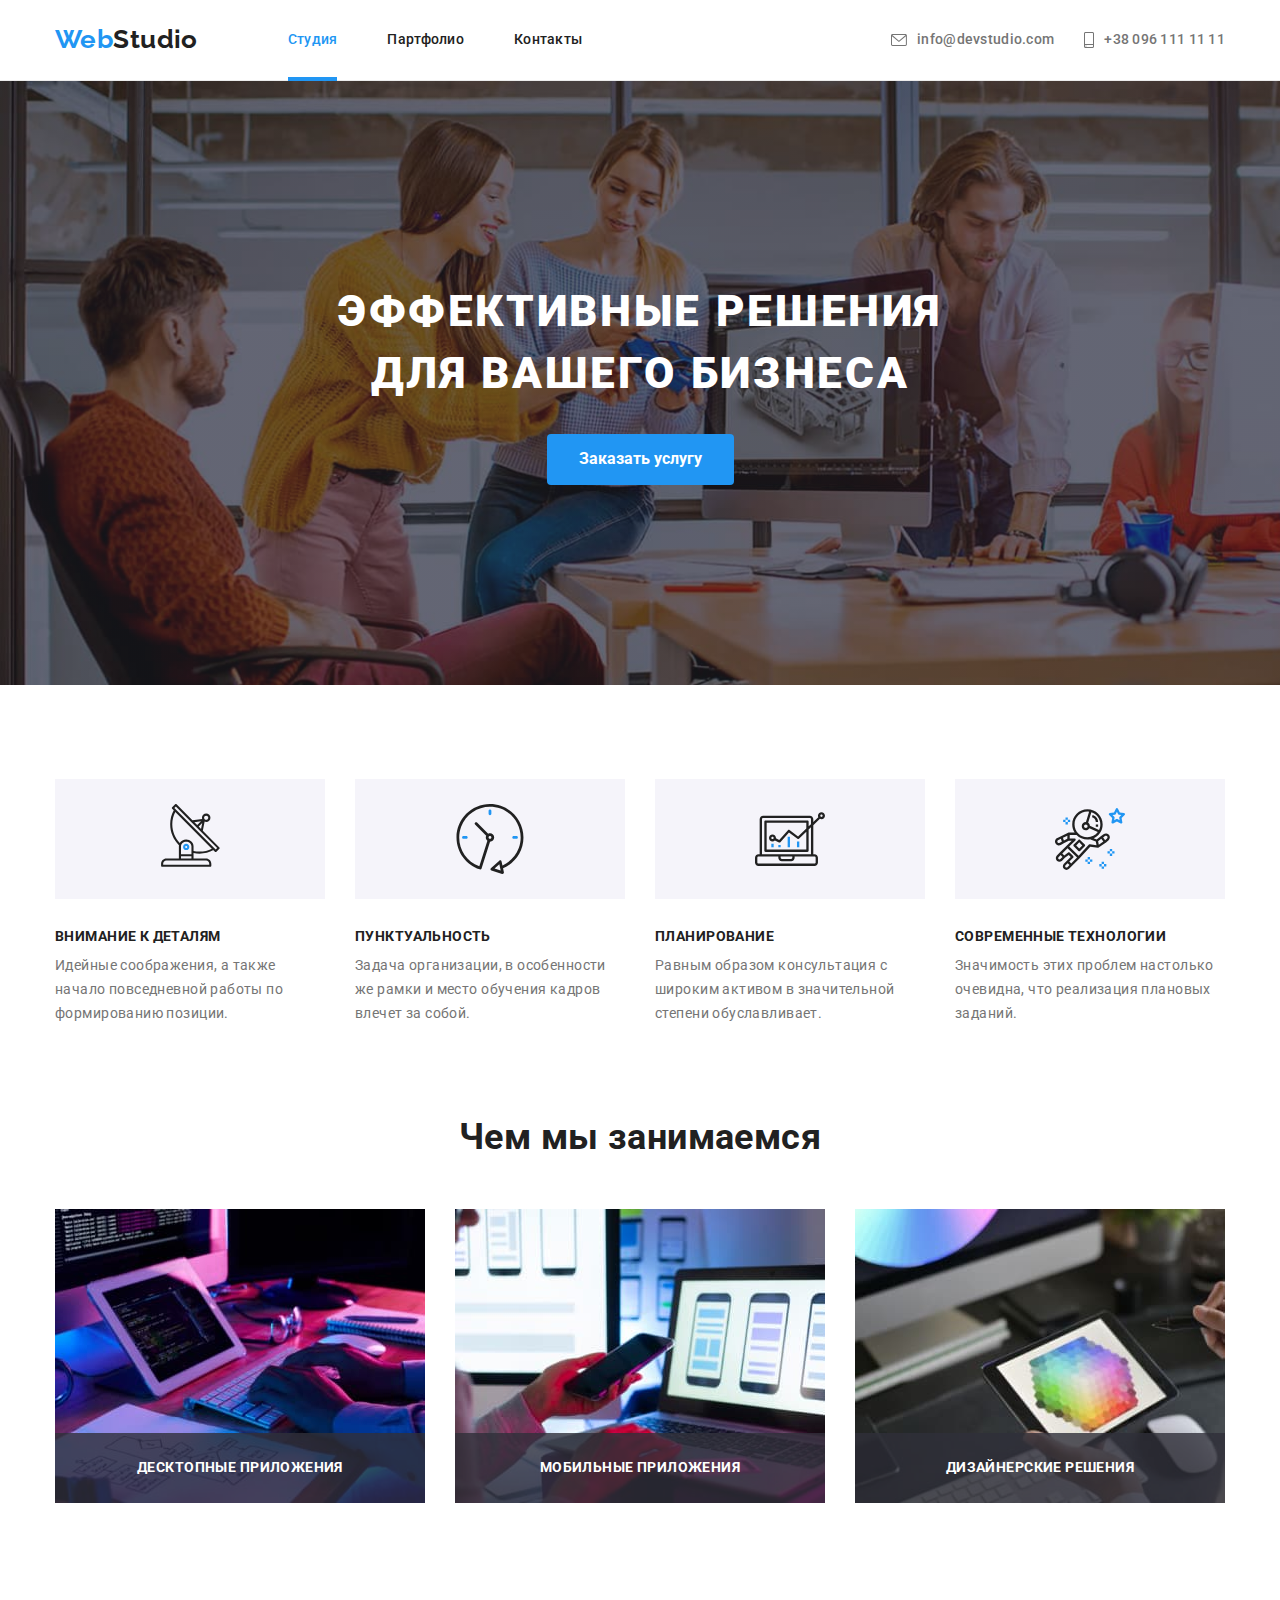
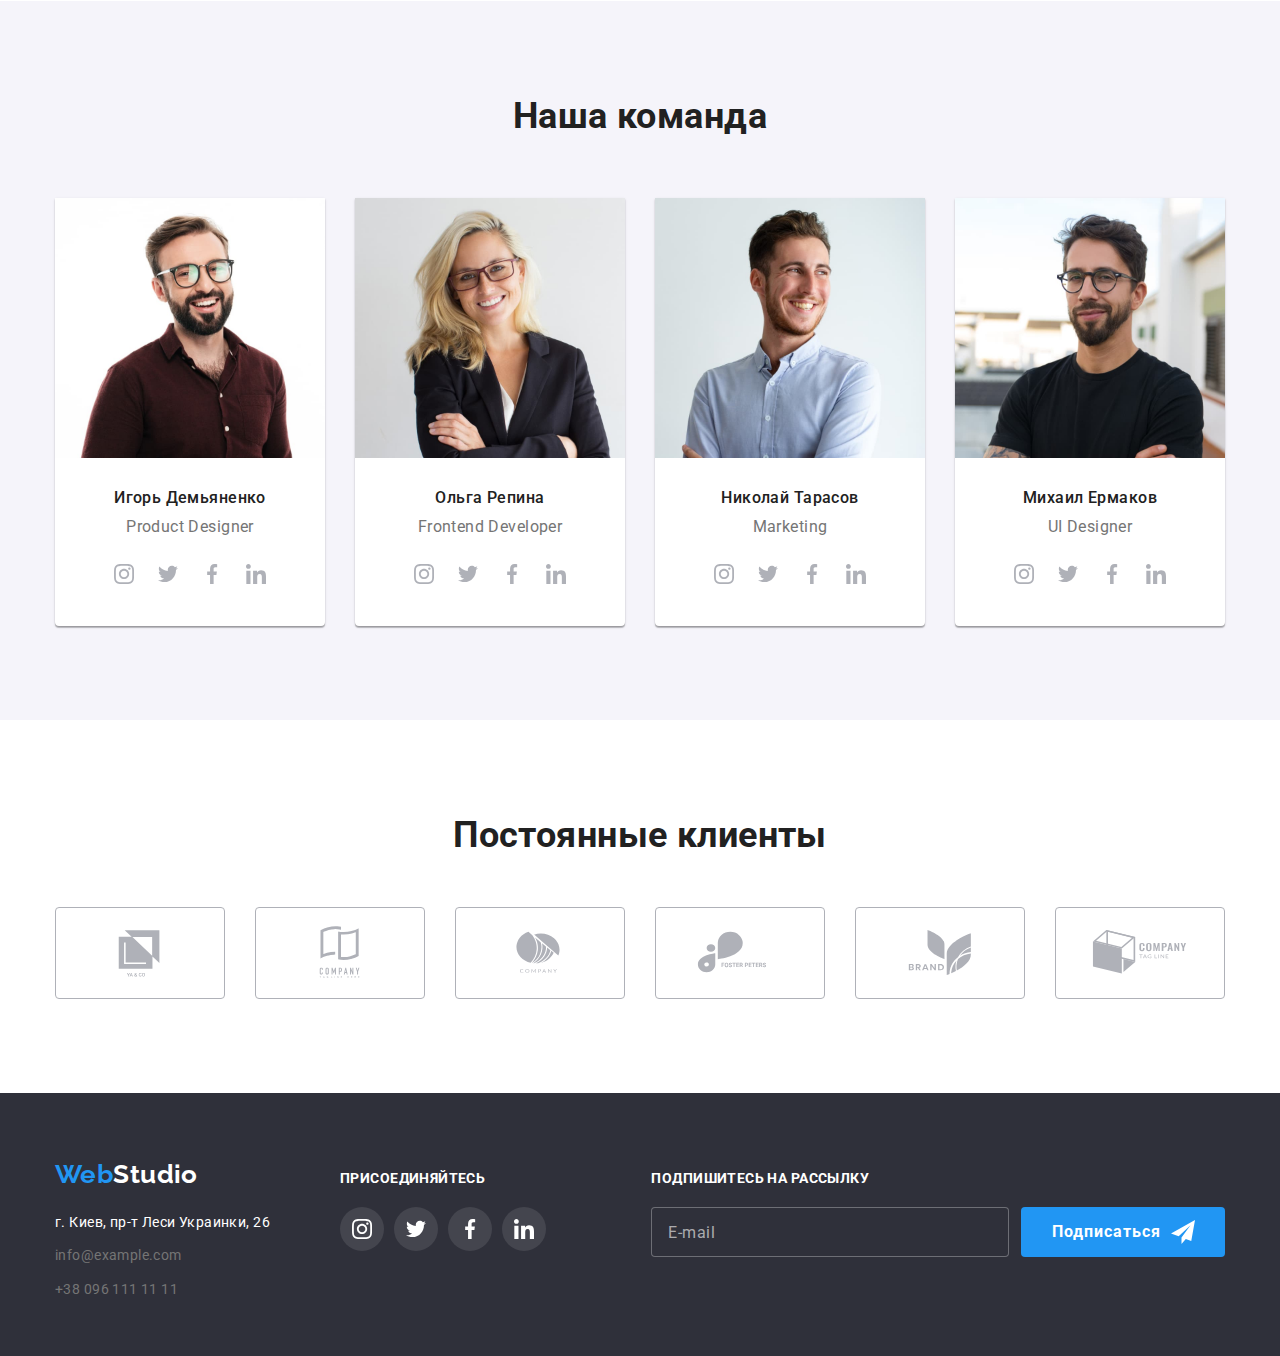
<file: index.html>
<!DOCTYPE html>
<html lang="ru">
  <head>
    <meta charset="UTF-8" />
    <meta http-equiv="X-UA-Compatible" content="IE=edge" />
    <meta name="viewport" content="width=device-width, initial-scale=1.0" />
    <title>studio</title>
    <link
      href="https://fonts.googleapis.com/css2?family=Raleway:wght@700&family=Roboto:wght@400;500;700;900&display=swap"
      rel="stylesheet"
    />
    <link
      rel="stylesheet"
      href="https://cdnjs.cloudflare.com/ajax/libs/modern-normalize/1.1.0/modern-normalize.min.css"
    />
    <link rel="stylesheet" href="./css/main.min.css" />
  </head>
  <body>
    <!--Шапка-->
    <header class="header">
      <div class="header__box container">
        <nav class="header__nav">
          <a href="./index.html" class="logo header__logo" lang="en"
            ><span class="logo__web-color">Web</span>Studio</a
          >
          <ul class="header__list header__list--nav list">
            <li class="header__item header__item--nav">
              <a href="./index.html" class="header__link header__link--nav current">Cтудия</a>
            </li>
            <li class="header__item header__item--nav">
              <a href="./portfolio.html" class="header__link header__link--nav">Партфолио</a>
            </li>
            <li class="header__item header__item--nav">
              <a href="./index.html" class="header__link header__link--nav">Контакты</a>
            </li>
          </ul>
        </nav>
        <ul class="header__list header__list--contact list">
          <li class="header__item header__item--comunication">
            <a
              href="mailto:@devstudio.coms"
              lang="en"
              class="header__link header__link--comunication"
            >
              <svg class="header__icon header__icon--mail">
                <use href="./img/icons.svg#icon-mail"></use>
              </svg>
              info@devstudio.com</a
            >
          </li>
          <li class="header__item header__item--comunication">
            <a href="tel:+380961111111" class="header__link header__link--comunication">
              <svg class="header__icon header__icon--tel">
                <use href="./img/icons.svg#icon-tel"></use>
              </svg>
              +38 096 111 11 11</a
            >
          </li>
        </ul>
      </div>
    </header>
    <!--Main-->
    <main>
      <section class="hero section">
        <div class="hero__box container">
          <h1 class="hero__title">Эффективные решения для вашего бизнеса</h1>
          <button type="button" class="hero__button" data-modal-open>Заказать услугу</button>
        </div>
      </section>

      <section class="benefits section">
        <div class="container">
          <h2 class="hidden-title section__title">Наши преимущества</h2>
          <ul class="benefits__list list">
            <li class="benefits__item">
              <div class="benefits__icon-box">
                <svg class="benefits__icon">
                  <use href="./img/icons.svg#icon-antenna"></use>
                </svg>
              </div>
              <h3 class="benefits__title title">Внимание к деталям</h3>
              <p class="benefits__discription">
                Идейные соображения, а также начало повседневной работы по формированию позиции.
              </p>
            </li>

            <li class="benefits__item">
              <div class="benefits__icon-box">
                <svg class="benefits__icon">
                  <use href="./img/icons.svg#icon-clock"></use>
                </svg>
              </div>
              <h3 class="benefits__title title">Пунктуальность</h3>
              <p class="benefits__discription">
                Задача организации, в особенности же рамки и место обучения кадров влечет за собой.
              </p>
            </li>

            <li class="benefits__item">
              <div class="benefits__icon-box">
                <svg class="benefits__icon">
                  <use href="./img/icons.svg#icon-diagram"></use>
                </svg>
              </div>
              <h3 class="benefits__title title">Планирование</h3>
              <p class="benefits__discription">
                Равным образом консультация с широким активом в значительной степени обуславливает.
              </p>
            </li>

            <li class="benefits__item">
              <div class="benefits__icon-box">
                <svg class="benefits__icon">
                  <use href="./img/icons.svg#icon-astronaut"></use>
                </svg>
              </div>
              <h3 class="benefits__title title">Современные технологии</h3>
              <p class="benefits__discription">
                Значимость этих проблем настолько очевидна, что реализация плановых заданий.
              </p>
            </li>
          </ul>
        </div>
      </section>

      <section class="work section">
        <div class="container">
          <h2 class="work__title section__title">Чем мы занимаемся</h2>
          <ul class="work__list list">
            <li class="work__item">
              <img src="./img/section3.jpg" alt="job_1" class="work__icon" />
              <p class="work__discription">Десктопные приложения</p>
            </li>

            <li class="work__item">
              <img src="./img/section1.jpg" alt="job_2" class="work__icon" />
              <p class="work__discription">Мобильные приложения</p>
            </li>

            <li class="work__item">
              <img src="./img/section2.jpg" alt="job_3" class="work__icon" />
              <p class="work__discription">Дизайнерские решения</p>
            </li>
          </ul>
        </div>
      </section>

      <section class="team section">
        <div class="container">
          <h2 class="team__title section__title">Наша команда</h2>
          <ul class="team__list list">
            <li class="team__member">
              <div class="team__photo-box">
                <img
                  src="./img/demyanenko.jpg"
                  alt="demyanenko"
                  width="270"
                  class="team__member-photo"
                />
              </div>
              <div class="team__discription-box">
                <h3 class="team__member-title title">Игорь Демьяненко</h3>
                <p lang="en" class="team__member-discription">Product Designer</p>
                <ul class="social-list">
                  <li class="social-list__item">
                    <a href="https://www.instagram.com/" class="social-list__link">
                      <svg class="social-list__social-icon">
                        <use href="./img/icons.svg#icon-instagram"></use>
                      </svg>
                    </a>
                  </li>
                  <li class="social-list__item">
                    <a href="https://twitter.com/" class="social-list__link">
                      <svg class="social-list__social-icon">
                        <use href="./img/icons.svg#icon-twitter"></use>
                      </svg>
                    </a>
                  </li>
                  <li class="social-list__item">
                    <a href="facebook.com" class="social-list__link">
                      <svg class="social-list__social-icon">
                        <use href="./img/icons.svg#icon-facebook"></use>
                      </svg>
                    </a>
                  </li>
                  <li class="social-list__item">
                    <a href="https://ua.linkedin.com/" class="social-list__link">
                      <svg class="social-list__social-icon">
                        <use href="./img/icons.svg#icon-linkedin"></use>
                      </svg>
                    </a>
                  </li>
                </ul>
              </div>
            </li>

            <li class="team__member">
              <div class="team__photo-box">
                <img src="./img/repina.jpg" alt="repina" width="270" class="team__member-photo" />
              </div>
              <div class="team__discription-box">
                <h3 class="team__member-title title">Ольга Репина</h3>
                <p lang="en" class="team__member-discription">Frontend Developer</p>
                <ul class="social-list">
                  <li class="social-list__item">
                    <a href="https://www.instagram.com/" class="social-list__link">
                      <svg class="social-list__social-icon">
                        <use href="./img/icons.svg#icon-instagram"></use>
                      </svg>
                    </a>
                  </li>
                  <li class="social-list__item">
                    <a href="https://twitter.com/" class="social-list__link">
                      <svg class="social-list__social-icon">
                        <use href="./img/icons.svg#icon-twitter"></use>
                      </svg>
                    </a>
                  </li>
                  <li class="social-list__item">
                    <a href="facebook.com" class="social-list__link">
                      <svg class="social-list__social-icon">
                        <use href="./img/icons.svg#icon-facebook"></use>
                      </svg>
                    </a>
                  </li>
                  <li class="social-list__item">
                    <a href="https://ua.linkedin.com/" class="social-list__link">
                      <svg class="social-list__social-icon">
                        <use href="./img/icons.svg#icon-linkedin"></use>
                      </svg>
                    </a>
                  </li>
                </ul>
              </div>
            </li>

            <li class="team__member">
              <div class="team__photo-boxg">
                <img src="./img/tarasov.jpg" alt="tarasov" width="270" class="team__member-photo" />
              </div>
              <div class="team__discription-box">
                <h3 class="team__member-title title">Николай Тарасов</h3>
                <p lang="en" class="team__member-discription">Marketing</p>
                <ul class="social-list">
                  <li class="social-list__item">
                    <a href="https://www.instagram.com/" class="social-list__link">
                      <svg class="social-list__social-icon">
                        <use href="./img/icons.svg#icon-instagram"></use>
                      </svg>
                    </a>
                  </li>
                  <li class="social-list__item">
                    <a href="https://twitter.com/" class="social-list__link">
                      <svg class="social-list__social-icon">
                        <use href="./img/icons.svg#icon-twitter"></use>
                      </svg>
                    </a>
                  </li>
                  <li class="social-list__item">
                    <a href="facebook.com" class="social-list__link">
                      <svg class="social-list__social-icon">
                        <use href="./img/icons.svg#icon-facebook"></use>
                      </svg>
                    </a>
                  </li>
                  <li class="social-list__item">
                    <a href="https://ua.linkedin.com/" class="social-list__link">
                      <svg class="social-list__social-icon">
                        <use href="./img/icons.svg#icon-linkedin"></use>
                      </svg>
                    </a>
                  </li>
                </ul>
              </div>
            </li>

            <li class="team__member">
              <div class="team__photo-box">
                <img src="./img/ermakov.jpg" alt="ermakov" width="270" class="team__member-photo" />
              </div>
              <div class="team__discription-box">
                <h3 class="team__member-title title">Михаил Ермаков</h3>
                <p lang="en" class="team__member-discription">UI Designer</p>
                <ul class="social-list">
                  <li class="social-list__item">
                    <a href="https://www.instagram.com/" class="social-list__link">
                      <svg class="social-list__social-icon">
                        <use href="./img/icons.svg#icon-instagram"></use>
                      </svg>
                    </a>
                  </li>
                  <li class="social-list__item">
                    <a href="https://twitter.com/" class="social-list__link">
                      <svg class="social-list__social-icon">
                        <use href="./img/icons.svg#icon-twitter"></use>
                      </svg>
                    </a>
                  </li>
                  <li class="social-list__item">
                    <a href="facebook.com" class="social-list__link">
                      <svg class="social-list__social-icon">
                        <use href="./img/icons.svg#icon-facebook"></use>
                      </svg>
                    </a>
                  </li>
                  <li class="social-list__item">
                    <a href="https://ua.linkedin.com/" class="social-list__link">
                      <svg class="social-list__social-icon">
                        <use href="./img/icons.svg#icon-linkedin"></use>
                      </svg>
                    </a>
                  </li>
                </ul>
              </div>
            </li>
          </ul>
        </div>
      </section>

      <section class="clients section">
        <div class="container">
          <h2 class="clients__title section__title">Постоянные клиенты</h2>
          <ul class="clients__list">
            <li class="clients__item">
              <a class="clients__icon-link">
                <svg class="clients__icon">
                  <use href="./img/icons.svg#icon-ya_co"></use>
                </svg>
              </a>
            </li>
            <li class="clients__item">
              <a class="clients__icon-link">
                <svg class="clients__icon">
                  <use href="./img/icons.svg#icon-company_th"></use>
                </svg>
              </a>
            </li>
            <li class="clients__item">
              <a class="clients__icon-link">
                <svg class="clients__icon">
                  <use href="./img/icons.svg#icon-company"></use>
                </svg>
              </a>
            </li>
            <li class="clients__item">
              <a class="clients__icon-link">
                <svg class="clients__icon">
                  <use href="./img/icons.svg#icon-foster_peters"></use>
                </svg>
              </a>
            </li>
            <li class="clients__item">
              <a class="clients__icon-link">
                <svg class="clients__icon">
                  <use href="./img/icons.svg#icon-brand"></use>
                </svg>
              </a>
            </li>
            <li class="clients__item">
              <a class="clients__icon-link">
                <svg class="clients__icon">
                  <use href="./img/icons.svg#icon-tag_line"></use>
                </svg>
              </a>
            </li>
          </ul>
        </div>
      </section>
    </main>

    <footer class="footer">
      <div class="container footer__body">
        <div class="footer__box">
          <a href="./index.html" class="logo footer__logo" lang="en"
            ><span class="logo__web-color">Web</span>Studio</a
          >
          <address class="footer__adress">
            <ul class="footer__list list">
              <li class="footer__item footer__item--city">
                <p class="city">г. Киев, пр-т Леси Украинки, 26</p>
              </li>
              <li class="footer__item footer__item--mail">
                <a href="mailto:@devstudio.coms" lang="en" class="footer__link">info@example.com</a>
              </li>
              <li class="footer__item footer__item--tel">
                <a href="tel:+380961111111" class="footer__link">+38 096 111 11 11</a>
              </li>
            </ul>
          </address>
        </div>
        <div class="footer__box">
          <p class="footer__title title">ПРИСОЕДИНЯЙТЕСЬ</p>
          <div class="footer__social-box">
            <ul class="social-list">
              <li class="social-list__item footer__soc-item">
                <a href="https://www.instagram.com/" class="social-list__link footer__soc-link">
                  <svg class="social-list__social-icon footer__social-icon">
                    <use href="./img/icons.svg#icon-instagram"></use>
                  </svg>
                </a>
              </li>
              <li class="social-list__item footer__soc-item">
                <a href="https://twitter.com/" class="social-list__link footer__soc-link">
                  <svg class="social-list__social-icon footer__social-icon">
                    <use href="./img/icons.svg#icon-twitter"></use>
                  </svg>
                </a>
              </li>
              <li class="social-list__item footer__soc-item">
                <a href="facebook.com" class="social-list__link footer__soc-link">
                  <svg class="social-list__social-icon footer__social-icon">
                    <use href="./img/icons.svg#icon-facebook"></use>
                  </svg>
                </a>
              </li>
              <li class="social-list__item footer__soc-item">
                <a href="https://ua.linkedin.com/" class="social-list__link footer__soc-link">
                  <svg class="social-list__social-icon footer__social-icon">
                    <use href="./img/icons.svg#icon-linkedin"></use>
                  </svg>
                </a>
              </li>
            </ul>
          </div>
        </div>
        <div class="footer__box">
          <p class="footer__title title">Подпишитесь на рассылку</p>
          <form class="footer-form">
            <input
              type="email"
              name="email"
              class="footer-form__email"
              placeholder="E-mail"
              autocomplete="off"
            />
            <button type="submit" class="footer-form__submit">
              <span>Подписаться</span>
              <svg class="footer-form__submit--icon">
                <use href="./img/icons.svg#icon-icon_send"></use>
              </svg>
            </button>
          </form>
        </div>
      </div>
    </footer>
    <div class="backdrop is-hidden" data-modal>
      <div class="modal">
        <button type="button" class="modal__close-button" data-modal-close>
          <svg class="modal__close-button--icon">
            <use href="./img/icons.svg#icon-close_button"></use>
          </svg>
        </button>
        <form class="modal-form">
          <p class="modal-form__title">Оставьте свои данные, мы вам перезвоним</p>
          <label class="modal-form__label">
            <span class="modal-form__label-title">Имя</span>
            <span class="modal-form__label-box">
              <span class="modal-form__icon-box">
                <svg class="modal-form__icon modal-form__icon-name">
                  <use href="./img/icons.svg#icon-name"></use>
                </svg>
              </span>
              <input type="text" name="name" class="modal-form__input" />
            </span>
          </label>
          <label class="modal-form__label">
            <span class="modal-form__label-title">Телефон</span>
            <span class="modal-form__label-box">
              <span class="modal-form__icon-box">
                <svg class="modal-form__icon modal-form__icon-tel">
                  <use href="./img/icons.svg#icon-tel_form"></use>
                </svg>
              </span>
              <input type="tel" name="tel" class="modal-form__input" autocomplete="off" />
            </span>
          </label>

          <label class="modal-form__label">
            <span class="modal-form__label-title">Почта</span>
            <span class="modal-form__label-box">
              <span class="modal-form__icon-box">
                <svg class="modal-form__icon modal-form__icon-mail">
                  <use href="./img/icons.svg#icon-email"></use>
                </svg>
              </span>
              <input type="email" name="email" class="modal-form__input" autocomplete="off" />
            </span>
          </label>
          <label class="modal-form__label">
            <span class="modal-form__label-title">Комментарий</span>
            <textarea
              name="comment"
              id="comment"
              cols="30"
              rows="10"
              placeholder="Введите текст"
              class="modal-form__label-box--comment modal-form__input"
            ></textarea>
          </label>
          <label class="modal-form__policy">
            <input type="checkbox" name="policy" class="modal-form__policy-input-icon" />
            <svg class="modal-form__policy-icon">
              <use href="./img/icons.svg#icon-icon_check"></use>
            </svg>
            <span class="modal-form__policy-discription">
              Соглашаюсь с рассылкой и принимаю
              <a class="modal-form__policy-link">Условия договора</a>
            </span>
          </label>
          <button type="submit" class="modal-form__submit">Отправить</button>
        </form>
      </div>
    </div>
    <script src="./js/modal.js"></script>
  </body>
</html>
</file>
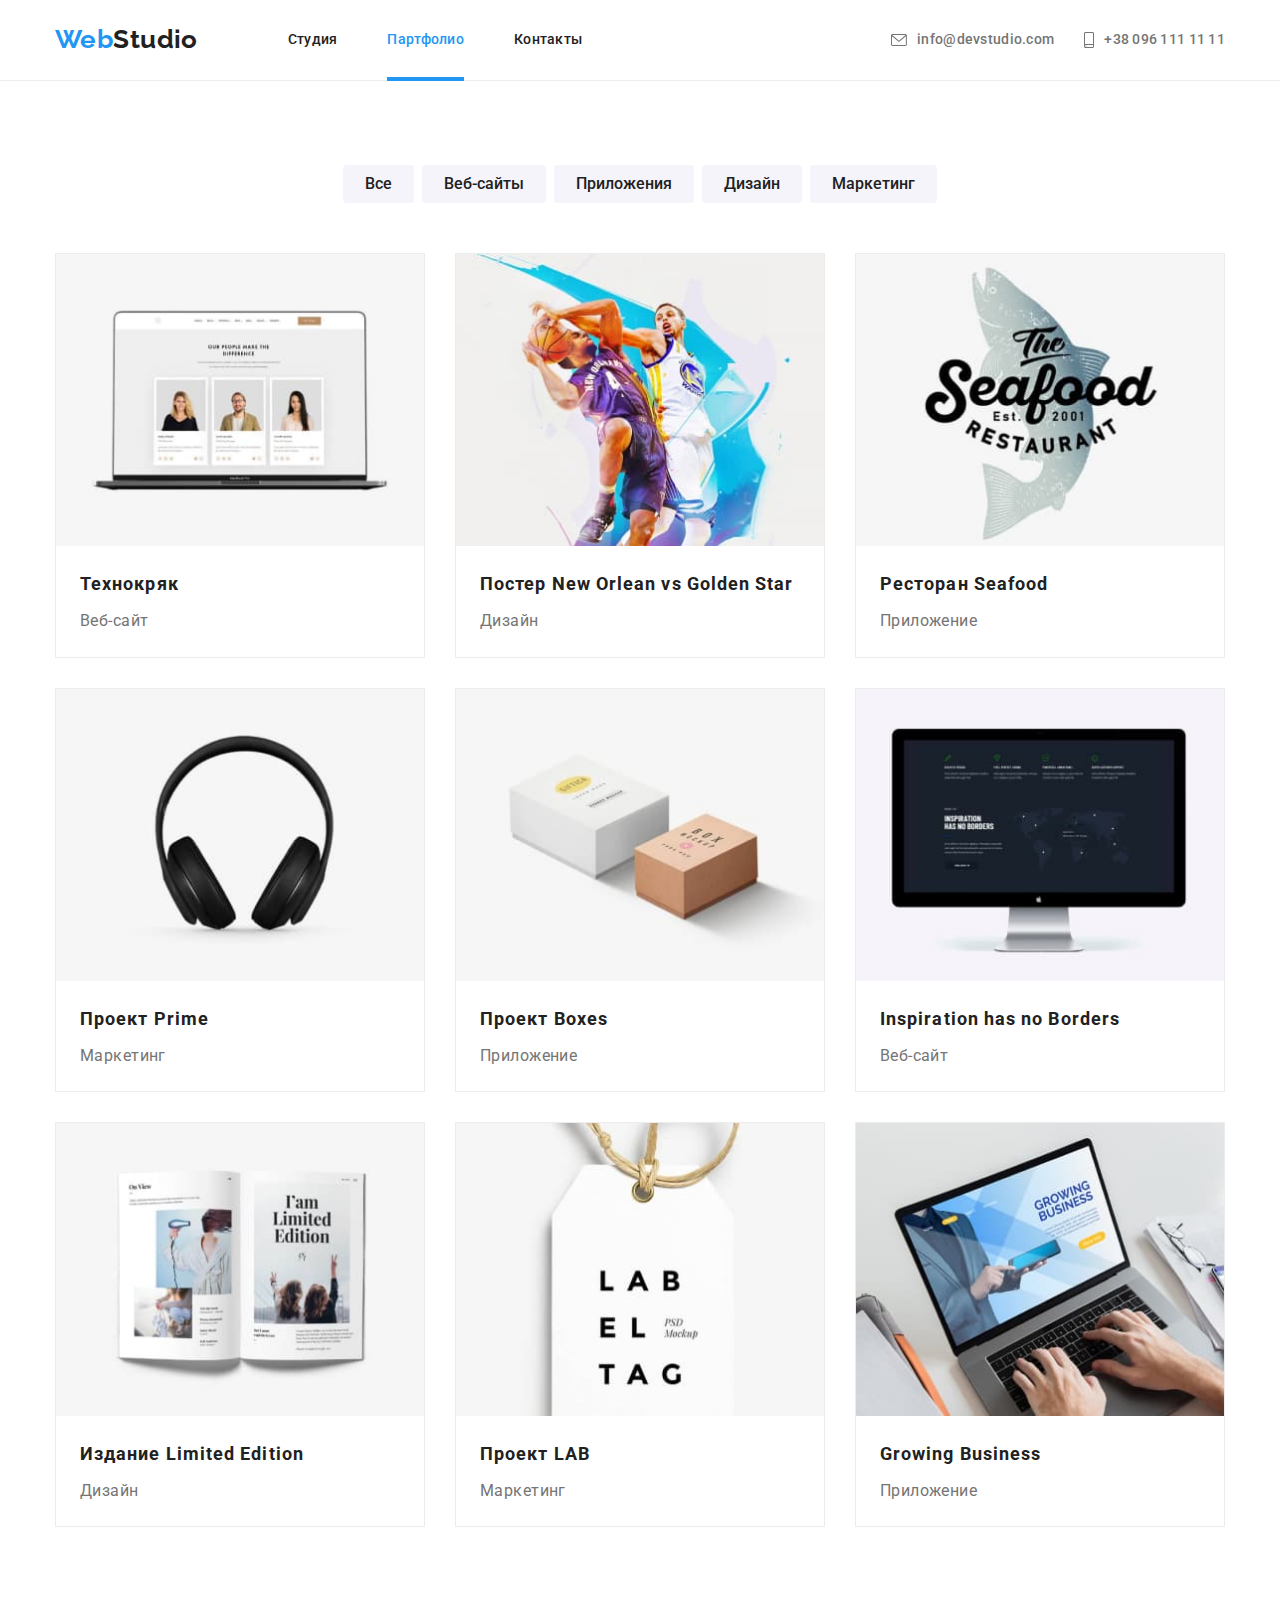
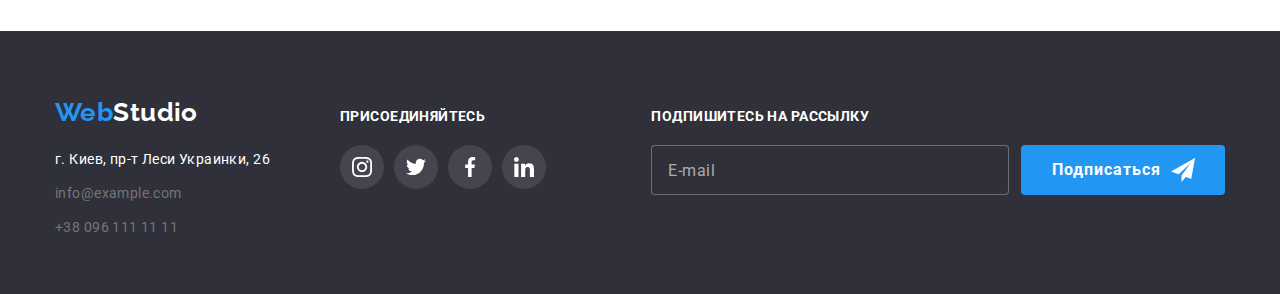
<file: portfolio.html>
<!DOCTYPE html>
<html lang="ru">
  <head>
    <meta charset="UTF-8" />
    <meta http-equiv="X-UA-Compatible" content="IE=edge" />
    <meta name="viewport" content="width=device-width, initial-scale=1.0" />
    <title>portfolio</title>
    <link
      href="https://fonts.googleapis.com/css2?family=Raleway:wght@700&family=Roboto:wght@400;500;700;900&display=swap"
      rel="stylesheet"
    />
    <link
      rel="stylesheet"
      href="https://cdnjs.cloudflare.com/ajax/libs/modern-normalize/1.1.0/modern-normalize.min.css"
    />
    <link rel="stylesheet" href="./css/main.min.css" />
  </head>
  <body>
    <header class="header">
      <div class="header__box container">
        <nav class="header__nav">
          <a href="./index.html" class="logo header__logo" lang="en"
            ><span class="logo__web-color">Web</span>Studio</a
          >
          <ul class="header__list header__list--nav list">
            <li class="header__item header__item--nav">
              <a href="./index.html" class="header__link header__link--nav">Cтудия</a>
            </li>
            <li class="header__item header__item--nav">
              <a href="./portfolio.html" class="header__link header__link--nav current"
                >Партфолио</a
              >
            </li>
            <li class="header__item header__item--nav">
              <a href="./index.html" class="header__link header__link--nav">Контакты</a>
            </li>
          </ul>
        </nav>
        <ul class="header__list header__list--contact list">
          <li class="header__item header__item--comunication">
            <a
              href="mailto:@devstudio.coms"
              lang="en"
              class="header__link header__link--comunication"
            >
              <svg class="header__icon header__icon--mail">
                <use href="./img/icons.svg#icon-mail"></use>
              </svg>
              info@devstudio.com</a
            >
          </li>
          <li class="header__item header__item--comunication">
            <a href="tel:+380961111111" class="header__link header__link--comunication">
              <svg class="header__icon header__icon--tel">
                <use href="./img/icons.svg#icon-tel"></use>
              </svg>
              +38 096 111 11 11</a
            >
          </li>
        </ul>
      </div>
    </header>

    <main>
      <section class="container portfolio">
        <h1 class="portfolio__title hidden-title">Работы WebStudio</h1>
        <ul class="portfolio__nav-list list">
          <li class="portfolio__nav-item">
            <button class="portfolio__nav-button" type="button">Все</button>
          </li>
          <li class="portfolio__nav-item">
            <button class="portfolio__nav-button" type="button">Веб-сайты</button>
          </li>
          <li class="portfolio__nav-item">
            <button class="portfolio__nav-button" type="button">Приложения</button>
          </li>
          <li class="portfolio__nav-item">
            <button class="portfolio__nav-button" type="button">Дизайн</button>
          </li>
          <li class="portfolio__nav-item">
            <button class="portfolio__nav-button" type="button">Маркетинг</button>
          </li>
        </ul>
        <ul class="project__card-list list">
          <li class="project__card-item">
            <a href="" class="project__link">
              <div class="project__card-box">
                <img
                  src="./img/technokryak.jpg"
                  alt="technokryak"
                  width="370"
                  class="project__card-icon"
                />
                <p class="project__description">
                  Ресурс предлагает комплексные предложения с разным уровнем функционала и сервисов.
                  Все это позволит посетителю получить исчерпывающие сведения о компании или частном
                  лице.
                </p>
              </div>
              <div class="project__discription-box">
                <h2 class="project__name">Технокряк</h2>
                <p class="project__id">Веб-сайт</p>
              </div>
            </a>
          </li>

          <li class="project__card-item">
            <a href="" class="project__link">
              <div class="project__card-box">
                <img
                  src="./img/new_orlean_vs_golden_star.jpg"
                  alt="golden_star"
                  width="370"
                  class="project__card-icon"
                />
                <p class="project__description">
                  Ресурс предлагает комплексные предложения с разным уровнем функционала и сервисов.
                  Все это позволит посетителю получить исчерпывающие сведения о компании или частном
                  лице.
                </p>
              </div>
              <div class="project__discription-box">
                <h2 class="project__name" lang="en">Постер New Orlean vs Golden Star</h2>
                <p class="project__id">Дизайн</p>
              </div>
            </a>
          </li>
          <li class="project__card-item">
            <a href="" class="project__link">
              <div class="project__card-box">
                <img src="./img/seafood.jpg" alt="seafood" width="370" class="project__card-icon" />
                <p class="project__description">
                  Ресурс предлагает комплексные предложения с разным уровнем функционала и сервисов.
                  Все это позволит посетителю получить исчерпывающие сведения о компании или частном
                  лице.
                </p>
              </div>
              <div class="project__discription-box">
                <h2 class="project__name" lang="en">Ресторан Seafood</h2>
                <p class="project__id">Приложение</p>
              </div>
            </a>
          </li>
          <li class="project__card-item">
            <a href="" class="project__link">
              <div class="project__card-box">
                <img
                  src="./img/project_prime.jpg"
                  alt="prime"
                  width="370"
                  class="project__card-icon"
                />
                <p class="project__description">
                  Ресурс предлагает комплексные предложения с разным уровнем функционала и сервисов.
                  Все это позволит посетителю получить исчерпывающие сведения о компании или частном
                  лице.
                </p>
              </div>
              <div class="project__discription-box">
                <h2 class="project__name" lang="en">Проект Prime</h2>
                <p class="project__id">Маркетинг</p>
              </div>
            </a>
          </li>
          <li class="project__card-item">
            <a href="" class="project__link">
              <div class="project__card-box">
                <img
                  src="./img/project_boxes.jpg"
                  alt="boxes"
                  width="370"
                  class="project__card-icon"
                />
                <p class="project__description">
                  Ресурс предлагает комплексные предложения с разным уровнем функционала и сервисов.
                  Все это позволит посетителю получить исчерпывающие сведения о компании или частном
                  лице.
                </p>
              </div>
              <div class="project__discription-box">
                <h2 class="project__name" lang="en">Проект Boxes</h2>
                <p class="project__id">Приложение</p>
              </div>
            </a>
          </li>

          <li class="project__card-item">
            <a href="" class="project__link">
              <div class="project__card-box">
                <img
                  src="./img/inspiration_has_no_borders.jpg"
                  alt="borders"
                  width="370"
                  class="project__card-icon"
                />
                <p class="project__description">
                  Ресурс предлагает комплексные предложения с разным уровнем функционала и сервисов.
                  Все это позволит посетителю получить исчерпывающие сведения о компании или частном
                  лице.
                </p>
              </div>
              <div class="project__discription-box">
                <h2 class="project__name" lang="en">Inspiration has no Borders</h2>
                <p class="project__id">Веб-сайт</p>
              </div>
            </a>
          </li>
          <li class="project__card-item">
            <a href="" class="project__link">
              <div class="project__card-box">
                <img
                  src="./img/limited_edition.jpg"
                  alt="limited_edition"
                  width="370"
                  class="project__card-icon"
                />
                <p class="project__description">
                  Ресурс предлагает комплексные предложения с разным уровнем функционала и сервисов.
                  Все это позволит посетителю получить исчерпывающие сведения о компании или частном
                  лице.
                </p>
              </div>
              <div class="project__discription-box">
                <h2 class="project__name" lang="en">Издание Limited Edition</h2>
                <p class="project__id">Дизайн</p>
              </div>
            </a>
          </li>
          <li class="project__card-item">
            <a href="" class="project__link">
              <div class="project__card-box">
                <img src="./img/project_lab.jpg" alt="lab" width="370" class="project__card-icon" />
                <p class="project__description">
                  Ресурс предлагает комплексные предложения с разным уровнем функционала и сервисов.
                  Все это позволит посетителю получить исчерпывающие сведения о компании или частном
                  лице.
                </p>
              </div>
              <div class="project__discription-box">
                <h2 class="project__name" lang="en">Проект LAB</h2>
                <p class="project__id">Маркетинг</p>
              </div>
            </a>
          </li>
          <li class="project__card-item">
            <a href="" class="project__link">
              <div class="project__card-box">
                <img
                  src="./img/growing_business.jpg"
                  alt="business"
                  width="370"
                  class="project__card-icon"
                />
                <p class="project__description">
                  Ресурс предлагает комплексные предложения с разным уровнем функционала и сервисов.
                  Все это позволит посетителю получить исчерпывающие сведения о компании или частном
                  лице.
                </p>
              </div>
              <div class="project__discription-box">
                <h2 class="project__name" lang="en">Growing Business</h2>
                <p class="project__id">Приложение</p>
              </div>
            </a>
          </li>
        </ul>
      </section>
    </main>

    <footer class="footer">
      <div class="container footer__body">
        <div class="footer__box">
          <a href="./index.html" class="logo footer__logo" lang="en"
            ><span class="logo__web-color">Web</span>Studio</a
          >
          <address class="footer__adress">
            <ul class="footer__list list">
              <li class="footer__item footer__item--city">
                <p class="city">г. Киев, пр-т Леси Украинки, 26</p>
              </li>
              <li class="footer__item footer__item--mail">
                <a href="mailto:@devstudio.coms" lang="en" class="footer__link">info@example.com</a>
              </li>
              <li class="footer__item footer__item--tel">
                <a href="tel:+380961111111" class="footer__link">+38 096 111 11 11</a>
              </li>
            </ul>
          </address>
        </div>
        <div class="footer__box">
          <p class="footer__title title">ПРИСОЕДИНЯЙТЕСЬ</p>
          <div class="footer__social-box">
            <ul class="social-list">
              <li class="social-list__item footer__soc-item">
                <a href="https://www.instagram.com/" class="social-list__link footer__soc-link">
                  <svg class="social-list__social-icon footer__social-icon">
                    <use href="./img/icons.svg#icon-instagram"></use>
                  </svg>
                </a>
              </li>
              <li class="social-list__item footer__soc-item">
                <a href="https://twitter.com/" class="social-list__link footer__soc-link">
                  <svg class="social-list__social-icon footer__social-icon">
                    <use href="./img/icons.svg#icon-twitter"></use>
                  </svg>
                </a>
              </li>
              <li class="social-list__item footer__soc-item">
                <a href="facebook.com" class="social-list__link footer__soc-link">
                  <svg class="social-list__social-icon footer__social-icon">
                    <use href="./img/icons.svg#icon-facebook"></use>
                  </svg>
                </a>
              </li>
              <li class="social-list__item footer__soc-item">
                <a href="https://ua.linkedin.com/" class="social-list__link footer__soc-link">
                  <svg class="social-list__social-icon footer__social-icon">
                    <use href="./img/icons.svg#icon-linkedin"></use>
                  </svg>
                </a>
              </li>
            </ul>
          </div>
        </div>
        <div class="footer__box">
          <p class="footer__title title">Подпишитесь на рассылку</p>
          <form class="footer-form">
            <input
              type="email"
              name="email"
              class="footer-form__email"
              placeholder="E-mail"
              autocomplete="off"
            />
            <button type="submit" class="footer-form__submit">
              <span>Подписаться</span>
              <svg class="footer-form__submit--icon">
                <use href="./img/icons.svg#icon-icon_send"></use>
              </svg>
            </button>
          </form>
        </div>
      </div>
    </footer>
  </body>
</html>
</file>
<file: css/main.min.css>
body{background-color:#fff;font-family:Roboto,sans-serif;font-size:14px;letter-spacing:0.03em;color:#212121}h1,h2,h3,h4,h5,h6,p{color:#212121;margin:0;padding:0}a{text-decoration:none;display:block}ul{margin:0;padding:0}li{list-style-type:none}img{max-width:100%;display:block;height:auto}.container{width:1200px;margin:0 auto;padding:0 15px}.section{padding-top:94px;padding-bottom:94px}.hidden-title{position:absolute;clip:rect(0 0 0 0);width:1px;height:1px;margin:-1px}.section__title{font-weight:700;font-size:36px;line-height:1.2;text-align:center}.social-list{display:-webkit-box;display:-ms-flexbox;display:flex;-ms-flex-wrap:wrap;flex-wrap:wrap;-webkit-box-pack:center;-ms-flex-pack:center;justify-content:center}.social-list__link{display:-webkit-box;display:-ms-flexbox;display:flex;-webkit-box-pack:center;-ms-flex-pack:center;justify-content:center;-webkit-box-align:center;-ms-flex-align:center;align-items:center;width:44px;height:44px;border-radius:50%;color:#afb1b8;-webkit-transition-property:color, background-color;transition-property:color, background-color;-webkit-transition-duration:250ms;transition-duration:250ms;-webkit-transition-timing-function:cubic-bezier(0.4, 0, 0.2, 1);transition-timing-function:cubic-bezier(0.4, 0, 0.2, 1)}.social-list__link:hover,.social-list__link:focus{background-color:#2196f3;color:#fff}.social-list__social-icon:not(:first-child){margin-left:10px}.social-list__social-icon{width:20px;height:20px;fill:currentColor}.logo{font-family:Raleway,"san-serif";font-weight:bold;font-size:26px;line-height:1.2;color:var(--color_nav)}.header{border-bottom:1px solid #ececec}.header__box{display:-webkit-box;display:-ms-flexbox;display:flex;-webkit-box-align:center;-ms-flex-align:center;align-items:center}.header__nav{display:-webkit-box;display:-ms-flexbox;display:flex;-webkit-box-align:center;-ms-flex-align:center;align-items:center}.header__link{padding-top:32px;padding-bottom:32px;-webkit-transition-property:color;transition-property:color;-webkit-transition-duration:250ms;transition-duration:250ms;-webkit-transition-timing-function:cubic-bezier(0.4, 0, 0.2, 1);transition-timing-function:cubic-bezier(0.4, 0, 0.2, 1)}.header__link:hover,.header__link:focus{color:#2196f3;border:none}.header__logo{padding-top:24px;padding-bottom:25px}.logo__web-color{color:#2196f3}.header__list{display:-webkit-box;display:-ms-flexbox;display:flex;font-weight:500;line-height:1.14;letter-spacing:0.02em}.header__list--nav{margin-left:90px}.header__list--contact{margin-left:auto}.header__item--nav:nth-child(n+2){margin-left:50px}.header__item--comunication:nth-child(n+2){margin-left:30px}.header__link--nav{color:#212121}.header__link--comunication{display:-webkit-box;display:-ms-flexbox;display:flex;-webkit-box-align:center;-ms-flex-align:center;align-items:center;color:#757575}.current{color:#2196f3;position:relative;padding-top:32px;padding-bottom:29px}.current::after{content:'';position:absolute;top:100%;left:0;width:100%;height:4px;background-color:#2196f3}.header__icon{fill:currentColor;margin-right:10px}.header__icon--mail{width:16px;height:12px}.header__icon--tel{width:10px;height:16px}.hero{max-width:1600px;background-color:#2f303a;background-image:-webkit-gradient(linear, left top, left bottom, from(rgba(47,48,58,0.4)), to(rgba(47,48,58,0.4))),url(../img/hero.jpg);background-image:linear-gradient(to bottom, rgba(47,48,58,0.4), rgba(47,48,58,0.4)),url(../img/hero.jpg);background-repeat:no-repeat;background-size:cover;margin-left:auto;margin-right:auto;padding-top:200px;padding-bottom:200px}.hero__box{text-align:center}.hero__title{width:696px;font-weight:900;font-size:44px;line-height:1.4;letter-spacing:0.06em;text-transform:uppercase;color:#fff;margin-left:auto;margin-right:auto;margin-bottom:30px}.hero__button{font-weight:700;font-size:16px;line-height:1.9;display:inline-block;color:#fff;background-color:#2196f3;border:none;border-radius:4px;cursor:pointer;padding:10px 32px}.hero__button:focus{border:none;border-radius:4px}.benefits{padding-bottom:90px}.benefits__list{display:-webkit-box;display:-ms-flexbox;display:flex;-ms-flex-wrap:wrap;flex-wrap:wrap}.benefits__item{-ms-flex-preferred-size:calc((100% - 90px) / 4);flex-basis:calc((100% - 90px) / 4)}.benefits__item:not(:first-child){margin-left:30px}.benefits__icon-box{display:-webkit-box;display:-ms-flexbox;display:flex;-webkit-box-align:center;-ms-flex-align:center;align-items:center;-webkit-box-pack:center;-ms-flex-pack:center;justify-content:center;margin-bottom:30px;height:120px;background-color:#f5f4fa}.benefits__icon{width:70px;height:70px}.benefits__title{font-size:14px;font-weight:bold;line-height:1.1;text-transform:uppercase}.benefits__discription{color:#757575;line-height:1.7;text-align:left;margin-top:10px}.work{padding-bottom:98px;padding-top:0}.work__title{margin-bottom:50px}.work__list{display:-webkit-box;display:-ms-flexbox;display:flex;-ms-flex-wrap:wrap;flex-wrap:wrap}.work__item{-ms-flex-preferred-size:calc((100% - 60px) / 3);flex-basis:calc((100% - 60px) / 3);position:relative}.work__item:not(:first-child){margin-left:30px}.work__discription{position:absolute;bottom:0;width:100%;font-weight:700;font-size:14px;line-height:1.14;text-align:center;letter-spacing:0.03em;text-transform:uppercase;padding-top:27px;padding-bottom:27px;color:#fff;background-color:rgba(47,48,58,0.8)}.team{background-color:#f5f4fa}.team__title{margin-bottom:60px}.team__list{display:-webkit-box;display:-ms-flexbox;display:flex;-ms-flex-wrap:wrap;flex-wrap:wrap}.team__member{background-color:#fff;-ms-flex-preferred-size:calc((100% - 90px) / 4);flex-basis:calc((100% - 90px) / 4);-webkit-box-shadow:0px 1px 3px rgba(0,0,0,0.12),0px 1px 1px rgba(0,0,0,0.14),0px 2px 1px rgba(0,0,0,0.2);box-shadow:0px 1px 3px rgba(0,0,0,0.12),0px 1px 1px rgba(0,0,0,0.14),0px 2px 1px rgba(0,0,0,0.2);border-radius:0px 0px 4px 4px}.team__member:not(:first-child){margin-left:30px}.team__member .team__discription-box{padding-left:32px;padding-right:32px;padding-top:30px;padding-bottom:30px}.team__member-title{font-weight:500;font-size:16px;line-height:1.2;text-align:center;margin-bottom:10px}.team__member-discription{font-size:16px;line-height:1.2;color:#757575;text-align:center;margin-bottom:16px}.clients__title{margin-bottom:50px}.clients__list{display:-webkit-box;display:-ms-flexbox;display:flex;-ms-flex-wrap:wrap;flex-wrap:wrap}.clients__item{-ms-flex-preferred-size:calc((100% - 150px) / 6);flex-basis:calc((100% - 150px) / 6);min-height:92px}.clients__item:not(:first-child){margin-left:30px}.clients__item .clients__icon-link{display:-webkit-box;display:-ms-flexbox;display:flex;-webkit-box-pack:center;-ms-flex-pack:center;justify-content:center;-webkit-box-align:center;-ms-flex-align:center;align-items:center;height:100%;border:1px solid #afb1b8;border-radius:4px;color:#afb1b8;cursor:pointer;-webkit-transition-property:color, border-color, border-radius;transition-property:color, border-color, border-radius;-webkit-transition-duration:250ms;transition-duration:250ms;-webkit-transition-timing-function:cubic-bezier(0.4, 0, 0.2, 1);transition-timing-function:cubic-bezier(0.4, 0, 0.2, 1)}.clients__item .clients__icon-link:hover,.clients__item .clients__icon-link:focus{border:1px solid #2196f3;border-radius:4px;color:#2196f3}.clients__icon{width:106px;height:60px;fill:currentColor}.footer{padding-top:66px;padding-bottom:54px;background-color:#2f303a}.footer__logo{display:inline-block;color:#fff}.city{font-style:normal;line-height:1.7;color:#fff}.footer__item:not(:first-child){margin-top:10px}.footer__link{font-style:normal;line-height:1.7;color:#757575}.footer__title{color:#fff;font-weight:700;font-size:14px;line-height:1.14;letter-spacing:0.03em;text-transform:uppercase;margin-bottom:20px}.footer__adress{margin-top:20px}.footer__body{display:-webkit-box;display:-ms-flexbox;display:flex;-ms-flex-wrap:wrap;flex-wrap:wrap;-webkit-box-align:baseline;-ms-flex-align:baseline;align-items:baseline}.footer__box:nth-child(n+2){margin-left:70px}.footer__box:last-child{margin-left:auto}.footer__social-box{padding:0}.footer__soc-item:not(:first-child){margin-left:10px}.footer__soc-link{background-color:rgba(255,255,255,0.1)}.footer__social-icon{fill:#fff}.footer-form__email{font-size:16px;line-height:1.25;letter-spacing:0.03em;width:358px;height:50px;padding-top:15px;padding-left:16px;padding-bottom:15px;color:#fff;border:1px solid rgba(255,255,255,0.3);border-radius:4px;background-color:#2f303a}.footer-form{display:-webkit-box;display:-ms-flexbox;display:flex;-webkit-box-align:center;-ms-flex-align:center;align-items:center}.footer-form__email::-webkit-input-placeholder{color:rgba(255,255,255,0.6)}.footer-form__email:-ms-input-placeholder{color:rgba(255,255,255,0.6)}.footer-form__email::-ms-input-placeholder{color:rgba(255,255,255,0.6)}.footer-form__email::placeholder{color:rgba(255,255,255,0.6)}.footer-form__submit{display:-webkit-box;display:-ms-flexbox;display:flex;-webkit-box-align:center;-ms-flex-align:center;align-items:center;height:50px;padding-top:13px;padding-bottom:13px;padding-left:29px;padding-right:28px;margin-left:12px;font-weight:700;font-size:16px;line-height:1.87;letter-spacing:0.06em;color:#fff;background-color:#2196f3;border-radius:4px;border-color:transparent;-webkit-transition:-webkit-box-shadow 250ms cubic-bezier(0.4, 0, 0.2, 1);transition:-webkit-box-shadow 250ms cubic-bezier(0.4, 0, 0.2, 1);transition:box-shadow 250ms cubic-bezier(0.4, 0, 0.2, 1);transition:box-shadow 250ms cubic-bezier(0.4, 0, 0.2, 1), -webkit-box-shadow 250ms cubic-bezier(0.4, 0, 0.2, 1)}.footer-form__submit:hover{cursor:pointer;-webkit-box-shadow:0px 4px 4px rgba(0,0,0,0.15);box-shadow:0px 4px 4px rgba(0,0,0,0.15)}.footer-form__submit--icon{width:24px;height:24px;margin-left:10px}.is-hidden{visibility:hidden;opacity:0;pointer-events:none;-webkit-transform:scale(0);transform:scale(0)}.backdrop{position:fixed;top:0;left:0;width:100%;height:100%;background-color:rgba(0,0,0,0.1);-webkit-transition-property:background-color, opacity, visibility, -webkit-transform;transition-property:background-color, opacity, visibility, -webkit-transform;transition-property:transform, background-color, opacity, visibility;transition-property:transform, background-color, opacity, visibility, -webkit-transform;-webkit-transition-duration:250ms;transition-duration:250ms;-webkit-transition-timing-function:cubic-bezier(0.4, 0, 0.2, 1);transition-timing-function:cubic-bezier(0.4, 0, 0.2, 1)}.is-hidden .modal{bottom:100%;left:50%;-webkit-transform:translate(-50%, -150%);transform:translate(-50%, -150%)}.modal{bottom:100%;left:50%;-webkit-transform:translate(-50%, -150%);transform:translate(-50%, -150%);position:absolute;width:528px;bottom:50%;left:50%;padding-top:40px;padding-bottom:40px;padding-left:40px;padding-right:40px;-webkit-transform:translate(-50%, 50%);transform:translate(-50%, 50%);-webkit-transition:-webkit-transform 1000ms cubic-bezier(0.4, 0, 0.2, 1) 500ms;transition:-webkit-transform 1000ms cubic-bezier(0.4, 0, 0.2, 1) 500ms;transition:transform 1000ms cubic-bezier(0.4, 0, 0.2, 1) 500ms;transition:transform 1000ms cubic-bezier(0.4, 0, 0.2, 1) 500ms, -webkit-transform 1000ms cubic-bezier(0.4, 0, 0.2, 1) 500ms;background-color:#fff;-webkit-box-shadow:0px 1px 3px rgba(0,0,0,0.12),0px 1px 1px rgba(0,0,0,0.14),0px 2px 1px rgba(0,0,0,0.2);box-shadow:0px 1px 3px rgba(0,0,0,0.12),0px 1px 1px rgba(0,0,0,0.14),0px 2px 1px rgba(0,0,0,0.2);border-radius:4px}.modal__close-button{position:absolute;right:8px;top:8px;display:-webkit-box;display:-ms-flexbox;display:flex;-webkit-box-align:center;-ms-flex-align:center;align-items:center;-webkit-box-pack:center;-ms-flex-pack:center;justify-content:center;width:30px;height:30px;padding:0;background-color:#fff;border:1px solid rgba(0,0,0,0.1);border-radius:50%;cursor:pointer}.modal__close-button--icon{width:18px;height:18px}.modal-form{width:448px}.modal-form__title{font-weight:700;font-size:20px;line-height:1.15;text-align:center;letter-spacing:0.03em;margin-bottom:12px}.modal-form__label{margin-bottom:10px;display:-webkit-box;display:-ms-flexbox;display:flex;-webkit-box-orient:vertical;-webkit-box-direction:normal;-ms-flex-direction:column;flex-direction:column;font-size:12px;line-height:14px;letter-spacing:0.01em;color:#757575}.modal-form__label-title{margin-bottom:4px}.modal-form__policy{font-size:14px;line-height:1.71;letter-spacing:0.03em;display:-webkit-box;display:-ms-flexbox;display:flex;-webkit-box-align:center;-ms-flex-align:center;align-items:center;margin-bottom:30px;margin-top:20px;-webkit-box-pack:center;-ms-flex-pack:center;justify-content:center;color:#757575}.modal-form__policy-discription{margin-left:8px}.modal-form__policy-link{display:inline;text-decoration:underline;color:#2196f3}.modal-form__policy-link:hover{cursor:pointer}.modal-form__input{padding-top:11px;padding-bottom:11px;-webkit-box-flex:1;-ms-flex-positive:1;flex-grow:1;border:none}.modal-form__input:focus{outline:none}.modal-form__policy-input-icon{-webkit-appearance:none;-moz-appearance:none;appearance:none;position:absolute}.modal-form__policy-input-icon:checked+.modal-form__policy-icon{background-color:#2196f3;border-color:transparent;background-origin:border-box}.modal-form__policy-icon{width:16px;height:16px;border:2px solid #212121;border-radius:4px}.modal-form__submit{display:block;margin:0 auto;padding-top:10px;padding-bottom:10px;padding-left:56px;padding-right:55px;font-weight:700;font-size:16px;line-height:1.87;letter-spacing:0.06em;color:#fff;background-color:#2196f3;border-color:transparent;border-radius:4px;-webkit-transition:-webkit-box-shadow 250ms cubic-bezier(0.4, 0, 0.2, 1);transition:-webkit-box-shadow 250ms cubic-bezier(0.4, 0, 0.2, 1);transition:box-shadow 250ms cubic-bezier(0.4, 0, 0.2, 1);transition:box-shadow 250ms cubic-bezier(0.4, 0, 0.2, 1), -webkit-box-shadow 250ms cubic-bezier(0.4, 0, 0.2, 1)}.modal-form__submit:hover{cursor:pointer;-webkit-box-shadow:0px 4px 4px rgba(0,0,0,0.15);box-shadow:0px 4px 4px rgba(0,0,0,0.15)}.modal-form__label-box{display:-webkit-box;display:-ms-flexbox;display:flex;padding-left:12px;border:1px solid rgba(33,33,33,0.2);border-radius:4px;color:#212121;-webkit-transition:color 250ms cubic-bezier(0.4, 0, 0.2, 1),border-color 250ms cubic-bezier(0.4, 0, 0.2, 1);transition:color 250ms cubic-bezier(0.4, 0, 0.2, 1),border-color 250ms cubic-bezier(0.4, 0, 0.2, 1)}.modal-form__label-box:focus-within,.modal-form__label-box:hover{outline:none;border-color:#2196f3;color:#2196f3}.modal-form__label-box--comment{padding-left:12px;resize:none;min-height:120px;border:1px solid rgba(33,33,33,0.2);border-radius:4px}.modal-form__label-box--comment:focus-within,.modal-form__label-box--comment:hover{border-color:#2196f3}.modal-form__icon-box{display:-webkit-box;display:-ms-flexbox;display:flex;-webkit-box-pack:center;-ms-flex-pack:center;justify-content:center;-webkit-box-align:center;-ms-flex-align:center;align-items:center;margin-right:12px;padding:0;color:currentColor}.modal-form__icon{fill:currentColor}.modal-form__icon-tel{width:13px;height:13px}.modal-form__icon-name{width:12px;height:12px}.modal-form__icon-mail{width:15px;height:12px}.portfolio{padding-top:84px;padding-bottom:104px}.portfolio__nav-list{display:-webkit-box;display:-ms-flexbox;display:flex;-webkit-box-pack:center;-ms-flex-pack:center;justify-content:center;margin-bottom:50px}.portfolio__nav-item:not(:last-child){margin-right:8px}.portfolio__nav-button{font-weight:500;font-size:16px;line-height:1.6;color:#212121;border:none;border-radius:4px;background-color:#f5f4fa;cursor:pointer;padding:6px 22px;-webkit-transition-property:color, background-color, -webkit-box-shadow;transition-property:color, background-color, -webkit-box-shadow;transition-property:color, background-color, box-shadow;transition-property:color, background-color, box-shadow, -webkit-box-shadow;-webkit-transition-duration:250ms;transition-duration:250ms;-webkit-transition-timing-function:cubic-bezier(0.4, 0, 0.2, 1);transition-timing-function:cubic-bezier(0.4, 0, 0.2, 1)}.portfolio__nav-button:hover,.portfolio__nav-button:focus{background-color:#2196f3;border-radius:4px;color:#fff;border:none;-webkit-box-shadow:0px 3px 1px rgba(0,0,0,0.1),0px 1px 2px rgba(0,0,0,0.08),0px 2px 2px rgba(0,0,0,0.12);box-shadow:0px 3px 1px rgba(0,0,0,0.1),0px 1px 2px rgba(0,0,0,0.08),0px 2px 2px rgba(0,0,0,0.12)}.project__card-list{display:-webkit-box;display:-ms-flexbox;display:flex;-ms-flex-wrap:wrap;flex-wrap:wrap}.project__card-item{-ms-flex-preferred-size:calc((100% - 60px) / 3);flex-basis:calc((100% - 60px) / 3);margin-left:30px;margin-top:30px;border-left:1px solid #ececec;border-right:1px solid #ececec;border-top:1px solid #ececec;border-bottom:1px solid #ececec}.project__card-item:nth-child(-n+3){margin-top:0}.project__card-item:nth-child(3n+1){margin-left:0}.project__link{display:block}.project__link:hover,.project__link:focus{-webkit-box-shadow:0px 1px 1px rgba(0,0,0,0.12),0px 4px 4px rgba(0,0,0,0.06),1px 4px 6px rgba(0,0,0,0.16);box-shadow:0px 1px 1px rgba(0,0,0,0.12),0px 4px 4px rgba(0,0,0,0.06),1px 4px 6px rgba(0,0,0,0.16)}.project__link:hover .project__description,.project__link:focus .project__description{opacity:1;-webkit-transform:translateY(0);transform:translateY(0)}.project__card-box{position:relative;overflow:hidden}.project__description{position:absolute;top:0;font-size:18px;line-height:1.55;letter-spacing:0.03em;text-align:left;padding-top:63px;padding-bottom:63px;padding-left:24px;padding-right:24px;color:#fff;background-color:rgba(33,150,243,0.9);-webkit-transform:translateY(100%);transform:translateY(100%);-webkit-transition-property:-webkit-transform, -webkit-box-shadow;transition-property:-webkit-transform, -webkit-box-shadow;transition-property:transform, box-shadow;transition-property:transform, box-shadow, -webkit-transform, -webkit-box-shadow;-webkit-transition-duration:250ms;transition-duration:250ms;-webkit-transition-timing-function:cubic-bezier(0.4, 0, 0.2, 1);transition-timing-function:cubic-bezier(0.4, 0, 0.2, 1)}.project__discription-box{padding-top:20px;padding-bottom:20px;padding-left:24px;padding-right:24px}.project__name{font-weight:700;font-size:18px;line-height:2;letter-spacing:0.06em;margin-bottom:4px}.project__id{font-size:16px;line-height:1.9;color:#757575}
/*# sourceMappingURL=main.min.css.map */
</file>
